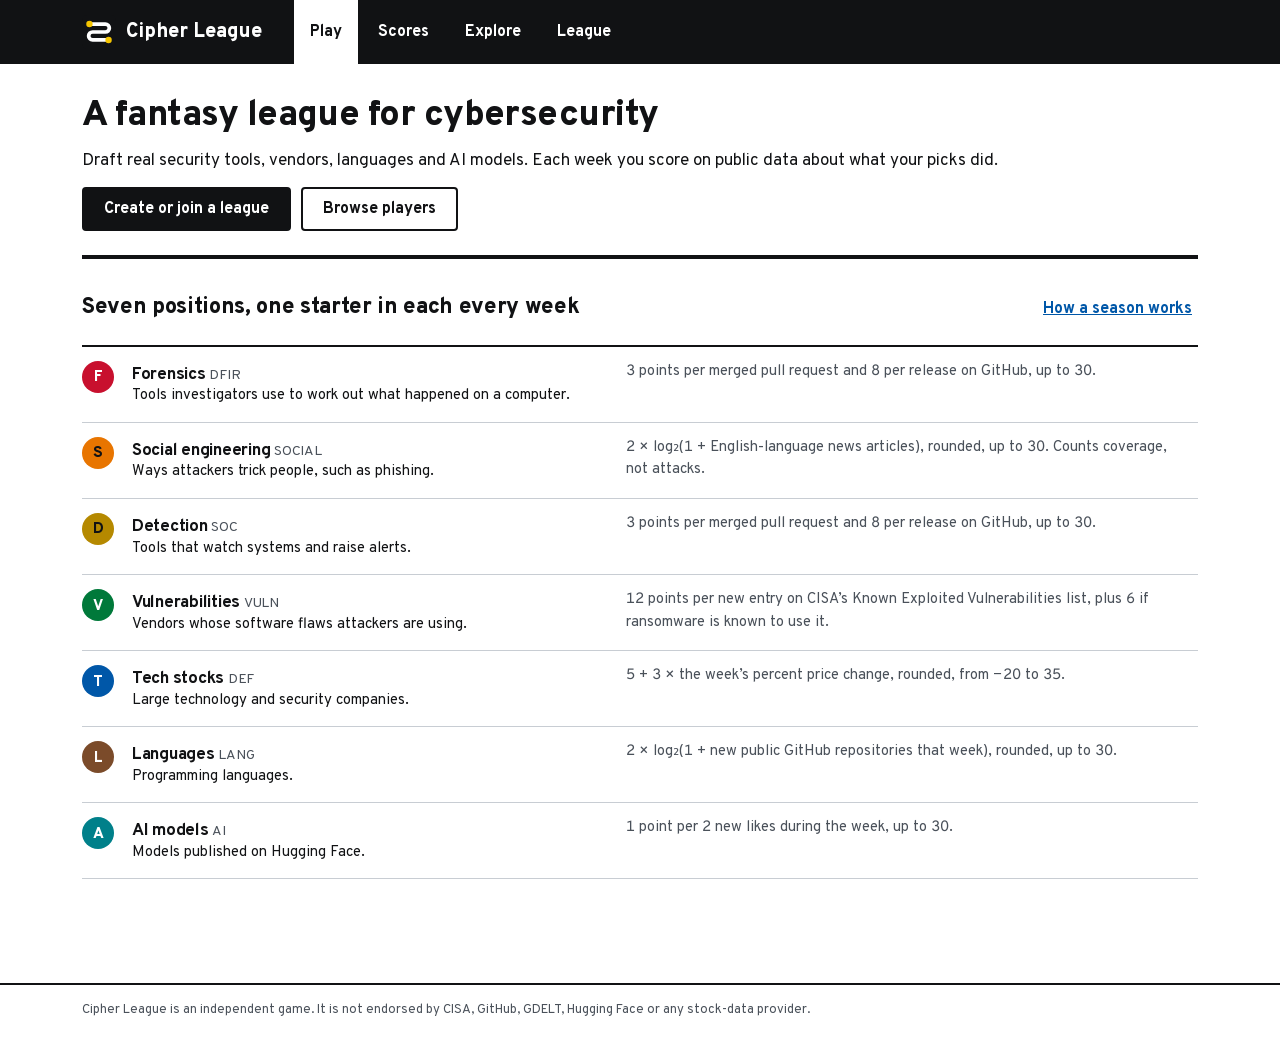
<file: site/index.html>
<!doctype html>
<html lang="en">
<head>
<meta charset="utf-8">
<meta name="viewport" content="width=device-width,initial-scale=1">
<meta name="theme-color" content="#111214">
<meta name="description" content="A fantasy league for cybersecurity. Draft real tools, vendors and models, and score on public data about what they did each week.">
<title>Cipher League</title>
<link rel="icon" href="./favicon.svg" type="image/svg+xml">
<link rel="manifest" href="./manifest.webmanifest">
<link rel="stylesheet" href="./styles.css">
</head>
<body>
<a class="skip" href="#main">Skip to content</a>
<header class="sign">
  <div class="sign-in">
    <a class="brand" href="#play" data-page="play"><img src="./favicon.svg" alt="" width="34" height="34">Cipher League</a>
    <nav id="navigation" aria-label="Main"></nav>
    <span class="who" id="who"></span>
  </div>
</header>
<main id="main" tabindex="-1"><p class="muted">Loading players…</p></main>
<footer class="foot"><p>Cipher League is an independent game. It is not endorsed by CISA, GitHub, GDELT, Hugging Face or any stock-data provider.</p></footer>
<div id="notifications" aria-live="polite"></div>
<noscript><p class="note bad">Cipher League needs JavaScript.</p></noscript>
<script src="./config.js"></script>
<script type="module" src="./multiplayer.js"></script>
</body>
</html>
</file>
<file: site/styles.css>
/* Cipher League: "Line Map". White station wall, one black sign band, seven position lines. */
@font-face{font-family:Overpass;font-style:normal;font-weight:400 800;font-display:swap;src:url(./fonts/overpass-latin-ext.woff2) format("woff2");unicode-range:U+0100-02BA,U+02BD-02C5,U+02C7-02CC,U+02CE-02D7,U+02DD-02FF,U+0304,U+0308,U+0329,U+1D00-1DBF,U+1E00-1E9F,U+1EF2-1EFF,U+2020,U+20A0-20AB,U+20AD-20C4,U+2113,U+2C60-2C7F,U+A720-A7FF}
@font-face{font-family:Overpass;font-style:normal;font-weight:400 800;font-display:swap;src:url(./fonts/overpass-latin.woff2) format("woff2");unicode-range:U+0000-00FF,U+0131,U+0152-0153,U+02BB-02BC,U+02C6,U+02DA,U+02DC,U+0304,U+0308,U+0329,U+2000-206F,U+20AC,U+2122,U+2191,U+2193,U+2212,U+2215,U+FEFF,U+FFFD}

:root{color-scheme:light;--wall:#fff;--floor:#f1f3f4;--ink:#111214;--muted:#4a515a;--rule:#c8cdd3;--link:#0057a8;--bad:#a50d25;font-family:Overpass,system-ui,sans-serif;font-size:100%}
*{box-sizing:border-box}
body{margin:0;background:var(--wall);color:var(--ink);line-height:1.5;min-height:100vh;display:flex;flex-direction:column;font-variant-numeric:tabular-nums}
::selection{background:#f6c500;color:#111214}
:focus-visible{outline:3px solid var(--link);outline-offset:2px}
.sign :focus-visible{outline-color:#fff}
button,input,select{font:inherit;color:inherit}
button{cursor:pointer}
input{caret-color:var(--link)}
a{color:var(--link);text-underline-offset:.18em;text-decoration-thickness:1px}
a:hover{text-decoration-thickness:2px}
h1,h2,h3{line-height:1.15;letter-spacing:-.015em;margin:0;text-wrap:balance}
h1{font-size:2.25rem;font-weight:800}
h2{font-size:1.375rem;font-weight:800}
h3{font-size:1.0625rem;font-weight:700}
p{margin:0;max-width:68ch;text-wrap:pretty}
.muted{color:var(--muted)}
.small{font-size:.875rem}
.sr{position:absolute;width:1px;height:1px;overflow:hidden;clip-path:inset(50%);white-space:nowrap}
.skip{position:absolute;left:8px;top:-60px;background:var(--wall);padding:10px 14px;border:2px solid var(--ink);z-index:30}
.skip:focus{top:8px}

/* Sign band */
.sign{background:var(--ink);color:#fff}
.sign-in{max-width:1180px;margin:auto;padding:0 32px;display:flex;align-items:stretch;gap:32px;min-height:64px}
.brand{display:flex;align-items:center;gap:10px;color:#fff;text-decoration:none;font-weight:800;font-size:1.25rem;white-space:nowrap}
.brand img{width:34px;height:34px}
#navigation{display:flex;gap:4px;align-items:stretch}
.tab{background:none;border:0;border-top:6px solid transparent;border-bottom:6px solid transparent;color:#fff;font-weight:700;padding:0 16px;min-width:44px}
.tab:hover{background:#2a2d32}
.tab[aria-current=page]{background:#fff;color:var(--ink)}
.who{margin-left:auto;align-self:center;font-size:.875rem;color:#d5d8dd;text-align:right;min-width:0;overflow:hidden;text-overflow:ellipsis;white-space:nowrap}

main{width:100%;max-width:1180px;margin:0 auto;padding:32px 32px 64px;flex:1}
main:focus{outline:none}
.foot{border-top:2px solid var(--ink);padding:16px 32px 28px;font-size:.8125rem;color:var(--muted)}
.foot p{max-width:1116px;margin:auto}

/* The next action: first thing on every screen */
.next{display:flex;flex-direction:column;align-items:flex-start;gap:12px;padding-bottom:24px;border-bottom:4px solid var(--ink);margin-bottom:28px}
.next h1,.next p{max-width:100%;overflow-wrap:anywhere}
.next p{font-size:1.0625rem}
.actions{display:flex;flex-wrap:wrap;gap:10px;align-items:center}

.btn{display:inline-flex;align-items:center;justify-content:center;gap:8px;min-height:44px;padding:8px 20px;border:2px solid var(--ink);border-radius:4px;background:var(--ink);color:#fff;font-weight:700;text-decoration:none;text-align:center;transition:background-color .15s,color .15s}
.btn:hover{background:#34383f;border-color:#34383f}
.btn:active{transform:translateY(1px)}
.btn.alt{background:var(--wall);color:var(--ink)}
.btn.alt:hover{background:var(--floor)}
.btn:disabled{background:var(--floor);color:#5d646d;border-color:var(--rule);cursor:not-allowed;transform:none}
.btn.quiet{background:none;border-color:transparent;color:var(--link);text-decoration:underline;padding-inline:4px}
.btn.quiet:hover{background:var(--floor)}

section{margin-bottom:40px}
section>h2,.head{margin-bottom:14px}
.head{display:flex;justify-content:space-between;align-items:baseline;gap:12px;flex-wrap:wrap}

/* Position bullets: one fixed letter and colour per position */
.ln{--c:var(--wall);--on:var(--ink);display:inline-grid;place-items:center;flex:none;width:32px;height:32px;border-radius:50%;background:var(--c);color:var(--on);font-weight:800;font-size:.9375rem;line-height:1;padding-top:2px}
.p-DFIR{--c:#c8102e;--on:#fff}
.p-SOCIAL{--c:#e87500;--on:#111214}
.p-SOC{--c:#b58900;--on:#111214}
.p-VULN{--c:#00793a;--on:#fff}
.p-DEF{--c:#0057a8;--on:#fff}
.p-LANG{--c:#7b4b2a;--on:#fff}
.p-AI{--c:#00808a;--on:#fff}
.p-BENCH{--c:#fff;--on:#111214}
.ln.p-BENCH{box-shadow:inset 0 0 0 3px var(--ink)}

/* Rows: the one list style used everywhere */
.rows{list-style:none;margin:0;padding:0;border-top:2px solid var(--ink)}
.rows>li{display:flex;gap:14px;align-items:center;padding:12px 0;border-bottom:1px solid var(--rule)}
.grow{flex:1;min-width:0;overflow-wrap:anywhere}
.grow strong{display:block;font-weight:700;line-height:1.35}
.grow small{display:block;color:var(--muted);font-size:.875rem;line-height:1.45}
.grow a{font-size:.875rem}
/* A player's name is a link wherever it appears: it reads as a name, underlined. */
a.player-link{color:inherit;font-size:inherit;overflow-wrap:anywhere}
a.player-link:hover{color:var(--link)}
.choice{display:flex;align-items:center;gap:12px;min-width:0}
.choice select{flex:1;min-width:0}
.choice a{font-size:.875rem;min-height:44px;display:inline-flex;align-items:center}
.rows>li.taken{background:var(--floor);padding-inline:8px}
.rows>li.taken strong{color:var(--muted);font-weight:600}
.end{flex:none;text-align:right}
.empty{padding:24px 0;color:var(--muted);border-top:2px solid var(--ink);border-bottom:1px solid var(--rule)}

/* The seven lines, as a map key */
.key{list-style:none;margin:0;padding:0}
.key li{display:grid;grid-template-columns:32px minmax(0,1fr) minmax(0,1.2fr);gap:4px 18px;align-items:start;padding:14px 0;position:relative;border-bottom:1px solid var(--rule)}
.key li:first-child{border-top:2px solid var(--ink)}
.key h3{padding-top:5px}
.key h3 span{font-weight:400;color:var(--muted);font-size:.875rem}
.key p{font-size:.9375rem}
.key .how{color:var(--muted)}

/* Forms */
.forms{display:grid;grid-template-columns:repeat(2,minmax(0,1fr));gap:48px}
form{display:flex;flex-direction:column;gap:16px;align-items:flex-start}
.field{display:flex;flex-direction:column;gap:6px;width:100%;max-width:420px}
label{font-weight:700;font-size:.9375rem}
input,select{width:100%;min-height:44px;padding:8px 12px;border:2px solid #6c737c;border-radius:4px;background:var(--wall)}
input:hover,select:hover{border-color:var(--ink)}
input::placeholder{color:#5d646d}
.code-input{text-transform:uppercase;letter-spacing:.12em}
.tabs{display:flex;gap:4px;border-bottom:2px solid var(--ink);margin:0 0 20px}
.tabs button{min-height:44px;padding:6px 18px;border:0;background:none;font-weight:700;border-radius:4px 4px 0 0}
.tabs button:hover{background:var(--floor)}
.tabs button[aria-pressed=true]{background:var(--ink);color:#fff}
.next:has(+.tabs){border:0;margin:0;padding-bottom:16px}
.filters{display:flex;gap:12px;flex-wrap:wrap;margin-bottom:16px}
.filters>*{flex:1 1 200px;max-width:380px}
.chips{display:flex;flex-wrap:wrap;gap:8px;margin-bottom:16px}
.chip{display:inline-flex;align-items:center;gap:8px;min-height:44px;padding:4px 14px 4px 6px;border:2px solid var(--rule);border-radius:30px;background:var(--wall);font-weight:700;font-size:.875rem}
.chip:not(:has(.ln)){padding-inline:16px}
.chip:hover{border-color:var(--ink)}
.chip[aria-pressed=true]{border-color:var(--ink);background:var(--ink);color:#fff}
.chip .ln{width:28px;height:28px;font-size:.8125rem}
.note{background:var(--floor);padding:14px 16px;border-radius:4px;max-width:none}
.note.bad{background:#fbe9ec;color:#7d0a1d}
.form-error{margin-bottom:14px}
.note+.note,.note+section,.explain{margin-top:16px}
.explain{margin:0 0 16px}

/* Clock & Toggles */
.clock{display:inline-flex;align-items:center;gap:8px;font-weight:700;padding:4px 12px;border:2px solid var(--ink);border-radius:4px;min-height:44px;font-variant-numeric:tabular-nums}
.next p.clock{font-size:1.0625rem}
.clock span{font-weight:800;font-size:1.25rem}
.toggle{display:inline-flex;align-items:center;gap:8px;font-size:.9375rem;font-weight:700;cursor:pointer;min-height:44px}
.toggle input{width:20px;height:20px;min-height:0;cursor:pointer;accent-color:var(--ink)}
.toggle-wrap{margin-bottom:16px}
.auto{font-size:.6875rem;font-weight:700;color:var(--muted);text-transform:lowercase;border:1px solid var(--rule);border-radius:2px;padding:0 3px;margin-left:4px;vertical-align:middle}

/* Draft: candidates beside the route */
.forms+details{margin-top:24px}
.draft{display:grid;grid-template-columns:minmax(0,5fr) minmax(0,7fr);gap:40px;align-items:start}
.route-wrap{position:sticky;top:16px;overflow-x:auto}
.route{width:100%;border-collapse:collapse;table-layout:fixed;min-width:min(100%,300px)}
.route caption{text-align:left;margin-bottom:10px}
.route thead th{font-size:.8125rem;font-weight:700;padding:4px 2px;vertical-align:bottom;overflow-wrap:anywhere;line-height:1.2}
.route thead th.me span{background:var(--ink);color:#fff;border-radius:3px;padding:2px 5px;box-decoration-break:clone}
.route tbody th{width:44px;padding:0;text-align:left}
.route tbody th .ln{width:28px;height:28px;font-size:.8125rem}
.route .corner{width:44px}
.route td{--c:#6c737c;position:relative;height:64px;padding:0;text-align:center;vertical-align:top}
.route td.p-DFIR{--c:#c8102e}.route td.p-SOCIAL{--c:#e87500}.route td.p-SOC{--c:#b58900}.route td.p-VULN{--c:#00793a}.route td.p-DEF{--c:#0057a8}.route td.p-LANG{--c:#7b4b2a}.route td.p-AI{--c:#00808a}.route td.p-BENCH{--c:#6c737c}
.route td{background:none}
.route td::before{content:"";position:absolute;left:0;right:0;top:17px;border-top:6px solid var(--c)}
.route td.from-mid::before{left:50%}
.route td.to-mid::before{right:50%}
.route td.turn-down::after,.route td.turn-in::after{content:"";position:absolute;left:calc(50% - 3px);border-left:6px solid var(--c)}
.route td.turn-down::after{top:20px;bottom:0}
.route td.turn-in::after{top:0;height:20px}
.route td.ahead::before{border-top-style:dashed}
.route td.ahead::after{border-left-style:dashed}
.route th .short{display:none}
.stop{position:relative;z-index:1;display:inline-grid;place-items:center;width:26px;height:26px;margin-top:7px;border-radius:50%;background:var(--wall);border:3px solid var(--ink);font-size:.75rem;font-weight:800;line-height:1;padding-top:2px}
.ahead .stop{border:3px solid var(--rule);color:var(--muted)}
.now .stop{width:36px;height:36px;margin-top:2px;background:var(--ink);color:#fff;box-shadow:0 0 0 3px var(--wall),0 0 0 6px var(--ink)}
.phone-only{display:none}
dl{margin:0;border-top:2px solid var(--ink)}
dt{padding-top:10px}
dd{margin:0;padding-bottom:10px;border-bottom:1px solid var(--rule)}
.picked{display:block;position:relative;z-index:1;font-size:.75rem;line-height:1.2;padding:2px 2px 0;overflow:hidden;max-height:2.7em;overflow-wrap:anywhere;font-weight:600}
.route td.done .picked{background:var(--wall)}

/* Lineup */
.lineup{list-style:none;margin:0;padding:0;border-top:2px solid var(--ink)}
.lineup li{display:grid;grid-template-columns:32px minmax(0,1fr) minmax(0,380px);gap:4px 16px;align-items:center;padding:10px 0;border-bottom:1px solid var(--rule)}
.lineup label small{display:block;font-weight:400;color:var(--muted);font-size:.8125rem;line-height:1.4}
.lineup label{min-width:0;overflow-wrap:anywhere}

/* Matchup: seven positions side by side on one scale */
.weekbar{display:flex;align-items:center;gap:12px;flex-wrap:wrap}
.versus{display:grid;grid-template-columns:minmax(0,1fr) 40px minmax(0,1fr);gap:12px;align-items:end;margin-bottom:8px}
.versus .team{min-width:0;overflow-wrap:anywhere}
.versus .team strong{display:block;overflow-wrap:anywhere}
.versus .team:last-child{text-align:left}
.versus .team:first-child{text-align:right}
.total{font-size:3rem;font-weight:800;line-height:1.05;display:block}
.total.none{font-size:1.5rem;color:var(--muted)}
.compare{list-style:none;margin:0;padding:0;border-top:2px solid var(--ink)}
.compare li{display:grid;grid-template-columns:minmax(0,1fr) 40px minmax(0,1fr);gap:12px;align-items:center;padding:10px 0;border-bottom:1px solid var(--rule)}
.compare .ln{justify-self:center}
.side{min-width:0;overflow-wrap:anywhere}
.side:first-child{text-align:right}
.side strong{display:block;line-height:1.3}
.side small{display:block;color:var(--muted);font-size:.8125rem}
.bar{display:flex;align-items:center;gap:8px;margin:4px 0}
.side:last-child .bar{flex-direction:row-reverse}
.track{flex:1;height:14px;display:flex;min-width:0}
.side:first-child .track{justify-content:flex-end}
.fill{height:100%;background:var(--ink);min-width:3px}
.bar.live .fill{background:var(--floor);border:3px solid var(--ink)}
.bar.pending .track{height:0;border-top:4px dashed #8a919a}
.bar.unscored .track{height:0;border-top:1px solid var(--rule)}
.pts{font-weight:800;min-width:3ch;font-size:1.0625rem}
.bar.pending .pts{font-weight:600;font-size:.8125rem;color:var(--muted)}
.legend{display:flex;gap:6px 20px;flex-wrap:wrap;font-size:.8125rem;color:var(--muted);margin-top:10px}
.legend span{display:inline-flex;align-items:center;gap:8px}
.legend i{display:inline-block;width:28px;height:12px;background:var(--ink)}
.legend i.live{background:var(--floor);border:3px solid var(--ink)}
.legend i.pending{height:0;background:none;border-top:4px dashed #8a919a}
table.table{width:100%;border-collapse:collapse;border-top:2px solid var(--ink)}
.table th,.table td{text-align:right;padding:10px 6px;border-bottom:1px solid var(--rule);overflow-wrap:anywhere}
.table th:nth-child(2),.table td:nth-child(2){text-align:left;overflow-wrap:anywhere}
.table th{font-size:.8125rem;color:var(--muted)}
.table tr.me td{font-weight:800;background:var(--floor)}
details{border-bottom:1px solid var(--rule)}
details:first-of-type{border-top:2px solid var(--ink)}
summary{cursor:pointer;padding:12px 0;font-weight:700;min-height:44px}
details>div{padding-bottom:20px}

/* League room: members as stations on one line */
.room{display:grid;grid-template-columns:minmax(0,1fr) minmax(0,1fr);gap:48px;align-items:start}
.seats{list-style:none;margin:0;padding:0}
.seats li{position:relative;display:flex;gap:16px;align-items:center;min-height:56px}
.seats li::before{content:"";position:absolute;left:10px;top:0;bottom:0;border-left:6px solid var(--ink)}
.seats li:first-child::before{top:50%}
.seats li:last-child::before{bottom:50%}
.seats li.open::before{border-left:6px dashed #8a919a}
.seats .stop{width:26px;height:26px;margin:0;flex:none}
.seats .open .stop{border-color:#8a919a}
.invite+p{margin-bottom:14px}
.invite{display:block;font-size:2rem;font-weight:800;letter-spacing:.08em;overflow-wrap:anywhere;margin:4px 0 14px;user-select:all}

#notifications{position:fixed;right:16px;bottom:16px;left:16px;margin-left:auto;max-width:420px;z-index:20}
.toast{background:var(--ink);color:#fff;padding:14px 16px;border-radius:4px;margin-top:8px;box-shadow:0 8px 24px #0004}
.toast.bad{background:var(--bad)}

@media (max-width:960px){
 .draft,.room,.forms{grid-template-columns:minmax(0,1fr)}
 .route-wrap{position:static}
}
@media (max-width:700px){
 h1{font-size:1.75rem}
 .sign-in{flex-wrap:wrap;padding:0;gap:0}
 .brand{padding:10px 16px;min-height:56px}
 .who{padding-right:16px;flex:0 1 36%;max-width:36%}
 #navigation{order:3;width:100%;display:grid;grid-template-columns:repeat(4,1fr);gap:0;border-top:1px solid #3a3e45}
 .tab{min-height:48px;padding:0 4px;border-width:4px 0}
 main{padding:20px 16px 48px}
 .foot{padding-inline:16px}
 .next{gap:10px;padding-bottom:18px;margin-bottom:20px}
 .next .btn{width:100%}
 .next .weekbar .btn{width:auto;flex:1}
 .weekbar{width:100%}
 .weekbar span{width:100%}
 .draft.waiting .route-wrap{order:-1}
 .route.crowded th .full{position:absolute;width:1px;height:1px;overflow:hidden;clip-path:inset(50%);white-space:nowrap}
 .route.crowded th .short{display:inline}
 .key li{grid-template-columns:32px minmax(0,1fr)}
 .key .how{grid-column:2}
 .lineup li{grid-template-columns:28px 6rem minmax(0,1fr);gap:8px;padding:3px 0}
 .lineup .ln{width:28px;height:28px;font-size:.8125rem}
 .lineup select{padding-inline:4px;font-size:.875rem}
 .starters+section h2{font-size:1.125rem;margin-bottom:0}
 .lineup label{font-size:.875rem;line-height:1.2}
 .lineup label small{display:none}
 .starters{margin-bottom:20px}
 .route td{height:44px}
 .phone-only{display:block;margin-top:20px}
 .picked{position:absolute;width:1px;height:1px;overflow:hidden;clip-path:inset(50%);white-space:nowrap}
 .rows>li{gap:10px}
 .total{font-size:2.25rem}
 .versus,.compare li{gap:8px}
 .table{table-layout:fixed}
 .table th:first-child,.table td:first-child{width:28px}
 .table th:nth-child(3),.table td:nth-child(3),.table th:nth-child(4),.table td:nth-child(4),.table th:nth-child(5),.table td:nth-child(5){width:36px;white-space:nowrap}
 .table th:last-child,.table td:last-child{width:48px;white-space:nowrap}
 .table th,.table td{padding-inline:2px}
}
@media (prefers-reduced-motion:reduce){*{transition:none!important}}
</file>
